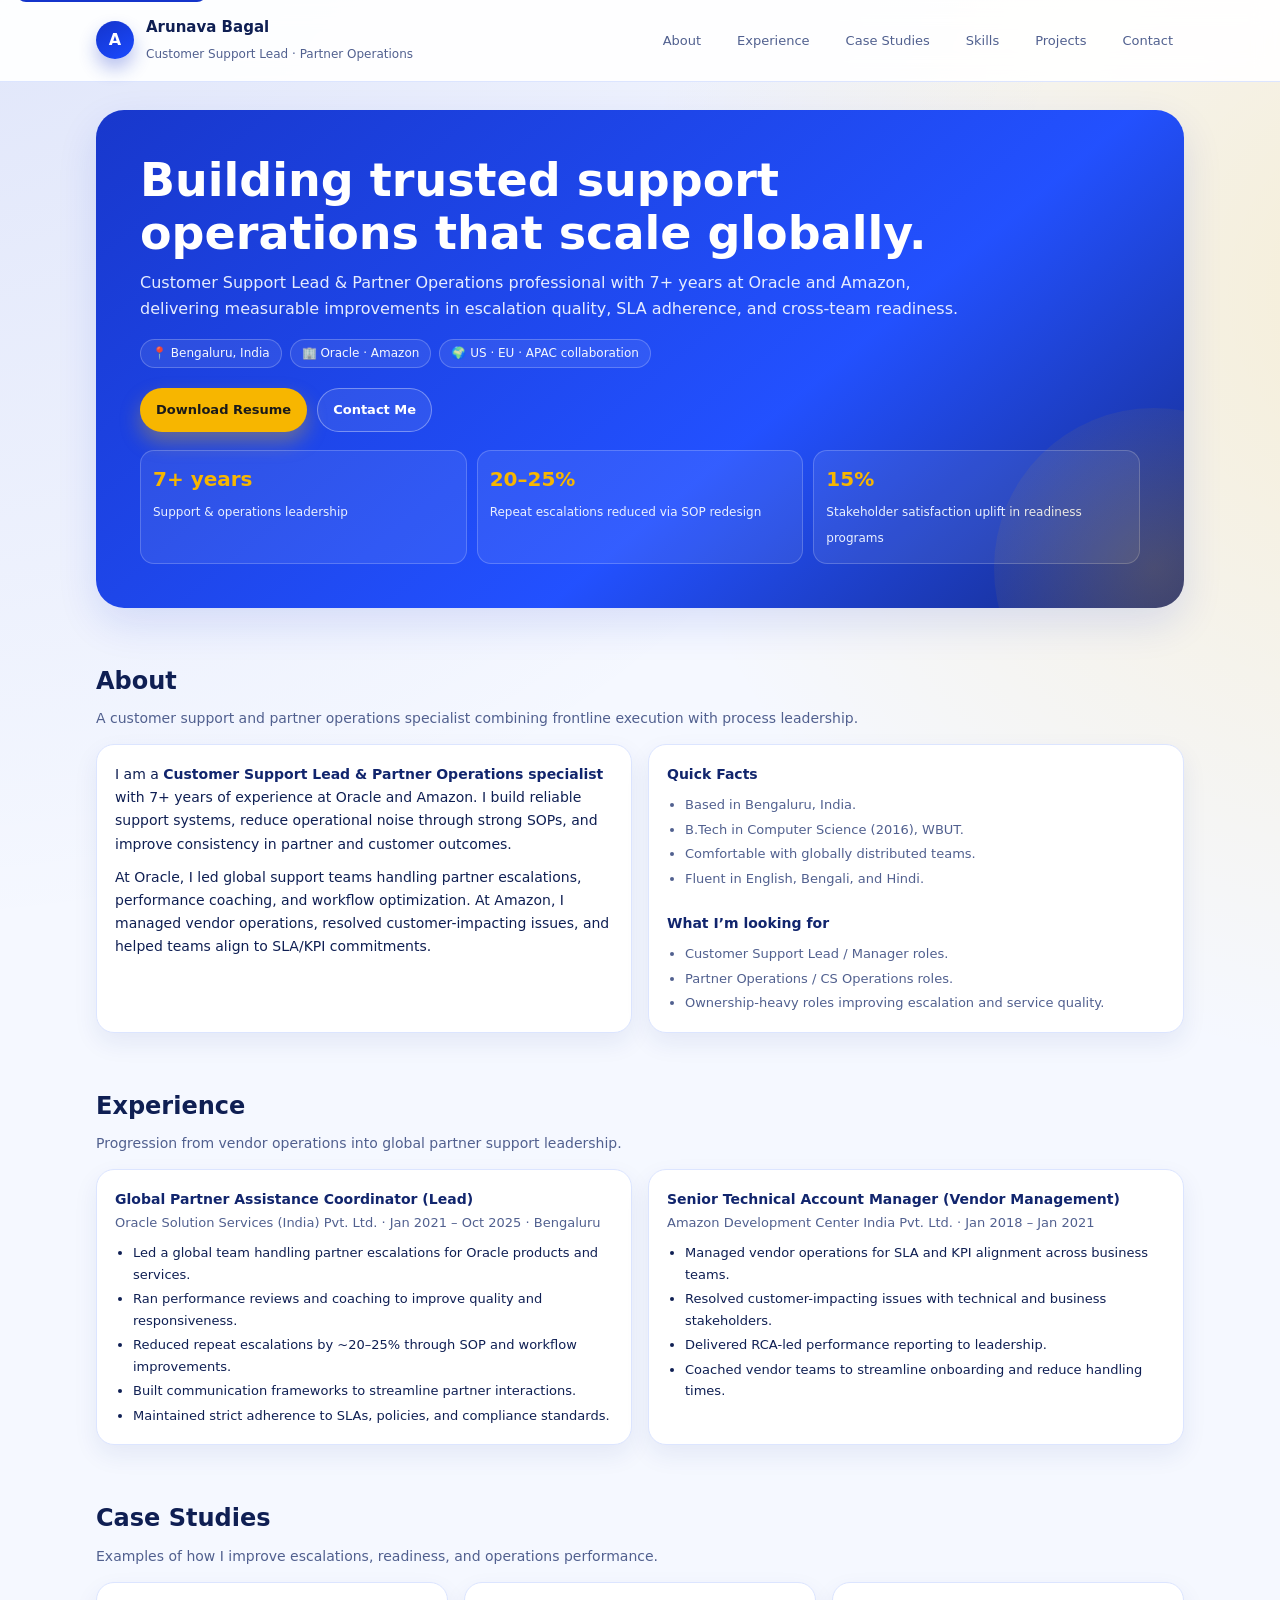
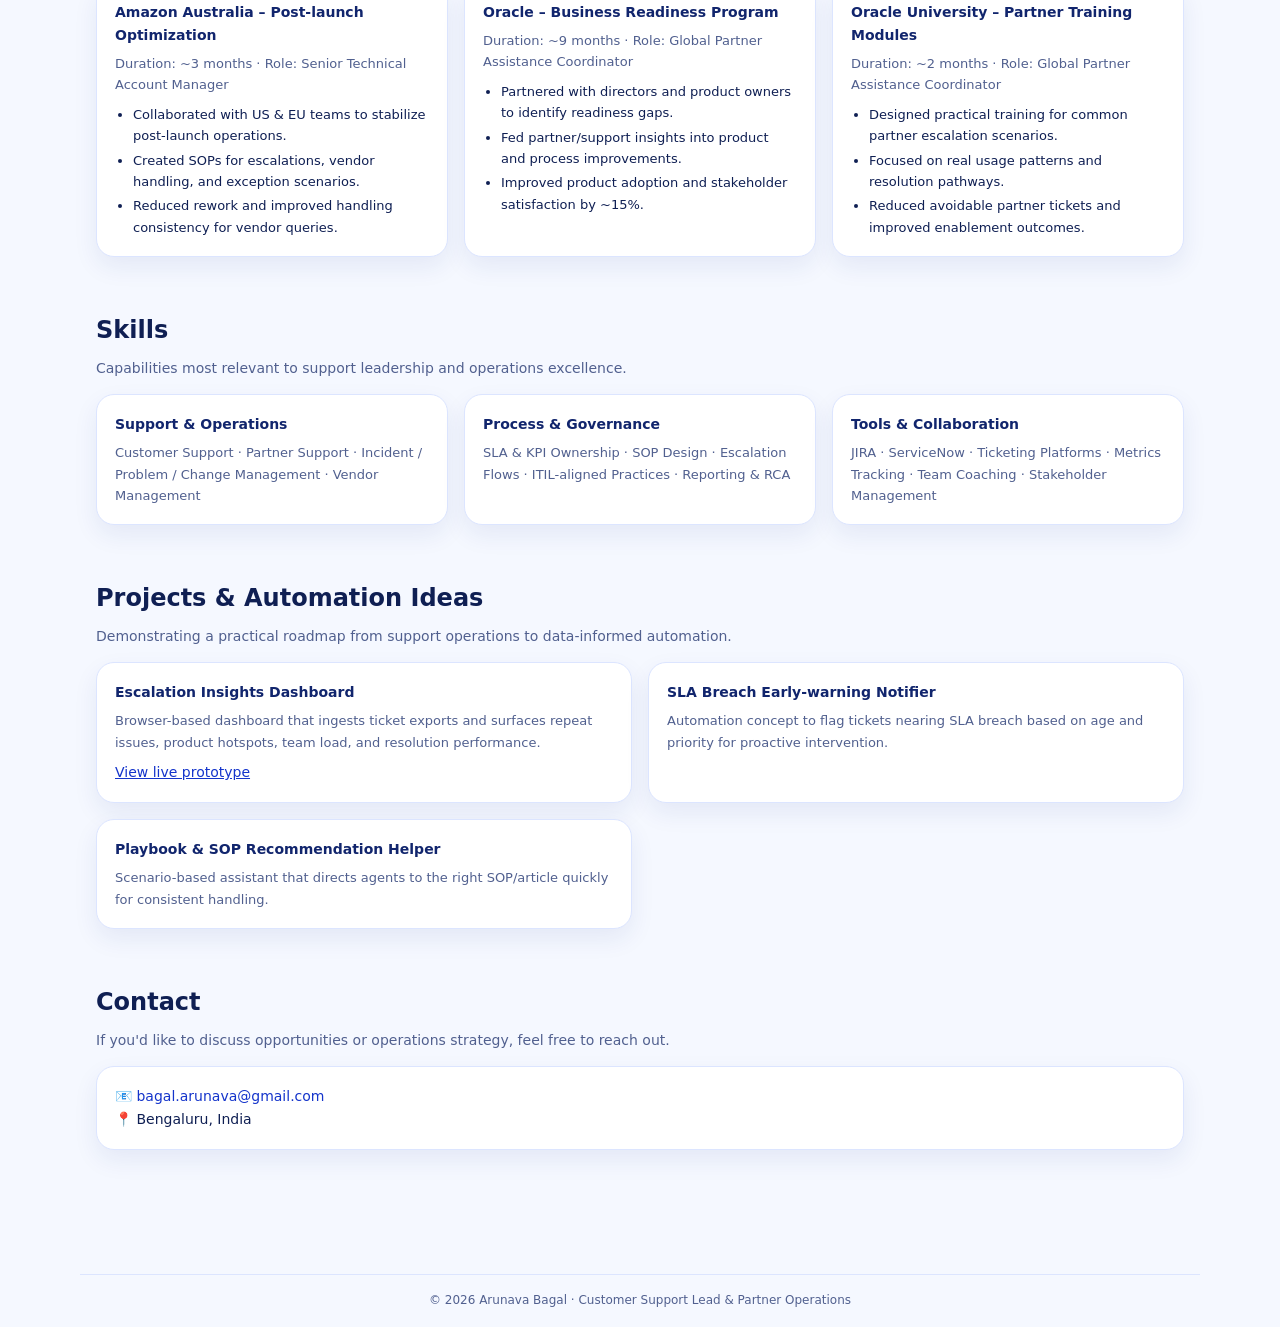
<file: index.html>
<!DOCTYPE html>
<html lang="en">
<head>
  <meta charset="UTF-8" />
  <title>Arunava Bagal | Customer Support Lead & Partner Operations</title>
  <meta name="viewport" content="width=device-width, initial-scale=1" />
  <meta name="description" content="Arunava Bagal's portfolio — Customer Support Lead and Partner Operations specialist focused on escalations, SLA governance, and operational excellence." />
  <meta name="theme-color" content="#1434cb" />

  <style>
    :root {
      --visa-blue: #1434cb;
      --visa-blue-2: #1a4aff;
      --visa-gold: #f7b600;
      --bg: #f5f8ff;
      --surface: #ffffff;
      --surface-alt: #eef3ff;
      --text: #0f1f53;
      --muted: #51608f;
      --border: #dce5ff;
      --radius: 18px;
      --shadow: 0 16px 40px rgba(20, 52, 203, 0.12);
      --max: 1120px;
    }

    * { box-sizing: border-box; margin: 0; padding: 0; }

    html { scroll-behavior: smooth; }

    body {
      font-family: Inter, system-ui, -apple-system, "Segoe UI", sans-serif;
      color: var(--text);
      background:
        radial-gradient(circle at -8% -10%, rgba(20, 52, 203, 0.12) 0%, rgba(20, 52, 203, 0) 35%),
        radial-gradient(circle at 110% 10%, rgba(247, 182, 0, 0.16) 0%, rgba(247, 182, 0, 0) 26%),
        var(--bg);
      line-height: 1.65;
      padding-top: 88px;
    }

    a { color: inherit; text-decoration: none; }

    .skip-link {
      position: absolute;
      left: 16px;
      top: -40px;
      z-index: 10000;
      background: var(--visa-blue);
      color: #fff;
      border-radius: 10px;
      padding: 8px 12px;
    }

    .skip-link:focus { top: 14px; }

    :focus-visible {
      outline: 3px solid rgba(20, 52, 203, 0.55);
      outline-offset: 2px;
    }

    header {
      position: fixed;
      top: 0;
      left: 0;
      right: 0;
      z-index: 999;
      border-bottom: 1px solid var(--border);
      backdrop-filter: blur(12px);
      background: rgba(255, 255, 255, 0.93);
    }

    .nav {
      max-width: var(--max);
      margin: 0 auto;
      padding: 14px 16px;
      display: flex;
      justify-content: space-between;
      align-items: center;
      gap: 16px;
      flex-wrap: wrap;
    }

    .brand {
      display: flex;
      align-items: center;
      gap: 12px;
    }

    .logo {
      width: 38px;
      height: 38px;
      border-radius: 50%;
      background: linear-gradient(150deg, var(--visa-blue), var(--visa-blue-2));
      color: #fff;
      font-weight: 700;
      display: grid;
      place-items: center;
      box-shadow: 0 10px 18px rgba(20, 52, 203, 0.3);
    }

    .brand strong { font-size: 15px; }
    .brand small { color: var(--muted); font-size: 12px; }

    .nav-links {
      display: flex;
      gap: 14px;
      flex-wrap: wrap;
      font-size: 13px;
      color: var(--muted);
    }

    .nav-link {
      padding: 6px 10px;
      border-radius: 999px;
      border: 1px solid transparent;
      transition: all .15s ease;
    }

    .nav-link:hover,
    .nav-link.active {
      color: var(--visa-blue);
      border-color: rgba(20, 52, 203, 0.22);
      background: rgba(20, 52, 203, 0.08);
      font-weight: 600;
    }

    main {
      max-width: var(--max);
      margin: 0 auto;
      padding: 22px 16px 70px;
    }

    section {
      margin-bottom: 54px;
      scroll-margin-top: 110px;
    }

    .hero {
      border-radius: 28px;
      padding: clamp(24px, 5vw, 44px);
      background:
        linear-gradient(140deg, rgba(20, 52, 203, 0.98) 0%, rgba(26, 74, 255, 0.96) 62%, rgba(14, 34, 128, 0.96) 100%);
      color: #fff;
      box-shadow: var(--shadow);
      position: relative;
      overflow: hidden;
    }

    .hero::after {
      content: "";
      position: absolute;
      inset: auto -130px -120px auto;
      width: 320px;
      height: 320px;
      border-radius: 50%;
      background: radial-gradient(circle at center, rgba(247, 182, 0, 0.22), rgba(247, 182, 0, 0));
      pointer-events: none;
    }

    .hero h1 {
      font-size: clamp(30px, 4vw, 46px);
      line-height: 1.15;
      margin-bottom: 10px;
      max-width: 820px;
    }

    .hero .lead {
      font-size: 16px;
      color: #e5ecff;
      max-width: 820px;
      margin-bottom: 16px;
    }

    .badge-row {
      display: flex;
      gap: 8px;
      flex-wrap: wrap;
      margin-bottom: 20px;
      color: #f5f8ff;
      font-size: 12px;
    }

    .badge {
      padding: 4px 11px;
      border-radius: 999px;
      border: 1px solid rgba(255, 255, 255, 0.22);
      background: rgba(255, 255, 255, 0.08);
    }

    .cta-row {
      display: flex;
      gap: 10px;
      flex-wrap: wrap;
      margin-bottom: 18px;
    }

    .btn {
      display: inline-flex;
      align-items: center;
      justify-content: center;
      padding: 10px 15px;
      border-radius: 999px;
      font-size: 13px;
      font-weight: 600;
      border: 1px solid transparent;
      transition: transform .12s ease, box-shadow .12s ease;
    }

    .btn-primary {
      background: var(--visa-gold);
      color: #1a1a1a;
      box-shadow: 0 10px 20px rgba(247, 182, 0, 0.34);
    }

    .btn-secondary {
      color: #fff;
      border-color: rgba(255, 255, 255, 0.35);
      background: rgba(255, 255, 255, 0.08);
    }

    .btn:hover { transform: translateY(-1px); }

    .highlights {
      margin-top: 16px;
      display: grid;
      grid-template-columns: repeat(3, minmax(0, 1fr));
      gap: 10px;
    }

    .highlight {
      border: 1px solid rgba(255, 255, 255, 0.2);
      border-radius: 14px;
      background: rgba(255, 255, 255, 0.08);
      padding: 12px;
    }

    .highlight strong {
      display: block;
      color: var(--visa-gold);
      font-size: 20px;
      margin-bottom: 2px;
    }

    .highlight span { font-size: 12px; color: #eaf0ff; }

    .section-head { margin-bottom: 14px; }
    .section-head h2 { font-size: 24px; margin-bottom: 6px; }
    .section-head p { color: var(--muted); font-size: 14px; }

    .grid-2, .grid-3 {
      display: grid;
      gap: 16px;
    }

    .grid-2 { grid-template-columns: repeat(2, minmax(0, 1fr)); }
    .grid-3 { grid-template-columns: repeat(3, minmax(0, 1fr)); }

    .card {
      background: var(--surface);
      border: 1px solid var(--border);
      border-radius: var(--radius);
      padding: 18px;
      box-shadow: 0 10px 24px rgba(22, 50, 146, 0.08);
      font-size: 14px;
    }

    .card h3,
    .card strong {
      color: #11256d;
    }

    .card ul {
      margin-top: 8px;
      padding-left: 18px;
      display: grid;
      gap: 3px;
      font-size: 13px;
    }

    .muted { color: var(--muted); font-size: 13px; }

    .pill {
      display: inline-block;
      margin-top: 7px;
      margin-right: 6px;
      padding: 3px 9px;
      border-radius: 999px;
      font-size: 11px;
      border: 1px solid var(--border);
      background: var(--surface-alt);
      color: #2a3e85;
    }

    footer {
      max-width: var(--max);
      margin: 0 auto;
      border-top: 1px solid var(--border);
      color: var(--muted);
      font-size: 12px;
      padding: 16px;
      text-align: center;
    }

    @media (max-width: 960px) {
      .grid-2,
      .grid-3,
      .highlights {
        grid-template-columns: minmax(0, 1fr);
      }

      body { padding-top: 98px; }
    }

    @media (prefers-reduced-motion: reduce) {
      html { scroll-behavior: auto; }
      * { transition: none !important; animation: none !important; }
    }
  </style>
</head>
<body>
  <a href="#main-content" class="skip-link">Skip to main content</a>

  <header>
    <nav class="nav" aria-label="Primary">
      <div class="brand">
        <div class="logo">A</div>
        <div>
          <strong>Arunava Bagal</strong><br />
          <small>Customer Support Lead · Partner Operations</small>
        </div>
      </div>
      <div class="nav-links">
        <a href="#about" class="nav-link">About</a>
        <a href="#experience" class="nav-link">Experience</a>
        <a href="#case-studies" class="nav-link">Case Studies</a>
        <a href="#skills" class="nav-link">Skills</a>
        <a href="#projects" class="nav-link">Projects</a>
        <a href="#contact" class="nav-link">Contact</a>
      </div>
    </nav>
  </header>

  <main id="main-content">
    <section class="hero" id="top">
      <h1>Building trusted support operations that scale globally.</h1>
      <p class="lead">
        Customer Support Lead & Partner Operations professional with 7+ years at Oracle and Amazon,
        delivering measurable improvements in escalation quality, SLA adherence, and cross-team readiness.
      </p>

      <div class="badge-row">
        <span class="badge">📍 Bengaluru, India</span>
        <span class="badge">🏢 Oracle · Amazon</span>
        <span class="badge">🌍 US · EU · APAC collaboration</span>
      </div>

      <div class="cta-row">
        <a class="btn btn-primary" href="Arunava_Bagal_2025.pdf" target="_blank" rel="noopener">Download Resume</a>
        <a class="btn btn-secondary" href="#contact">Contact Me</a>
      </div>

      <div class="highlights" aria-label="Career highlights">
        <div class="highlight"><strong>7+ years</strong><span>Support & operations leadership</span></div>
        <div class="highlight"><strong>20–25%</strong><span>Repeat escalations reduced via SOP redesign</span></div>
        <div class="highlight"><strong>15%</strong><span>Stakeholder satisfaction uplift in readiness programs</span></div>
      </div>
    </section>

    <section id="about">
      <div class="section-head">
        <h2>About</h2>
        <p>A customer support and partner operations specialist combining frontline execution with process leadership.</p>
      </div>
      <div class="grid-2">
        <article class="card">
          <p>
            I am a <strong>Customer Support Lead & Partner Operations specialist</strong> with 7+ years of experience at
            Oracle and Amazon. I build reliable support systems, reduce operational noise through strong SOPs,
            and improve consistency in partner and customer outcomes.
          </p>
          <p style="margin-top: 10px;">
            At Oracle, I led global support teams handling partner escalations, performance coaching, and workflow optimization.
            At Amazon, I managed vendor operations, resolved customer-impacting issues, and helped teams align to SLA/KPI commitments.
          </p>
        </article>
        <article class="card">
          <strong>Quick Facts</strong>
          <ul class="muted">
            <li>Based in Bengaluru, India.</li>
            <li>B.Tech in Computer Science (2016), WBUT.</li>
            <li>Comfortable with globally distributed teams.</li>
            <li>Fluent in English, Bengali, and Hindi.</li>
          </ul>
          <br />
          <strong>What I’m looking for</strong>
          <ul class="muted">
            <li>Customer Support Lead / Manager roles.</li>
            <li>Partner Operations / CS Operations roles.</li>
            <li>Ownership-heavy roles improving escalation and service quality.</li>
          </ul>
        </article>
      </div>
    </section>

    <section id="experience">
      <div class="section-head">
        <h2>Experience</h2>
        <p>Progression from vendor operations into global partner support leadership.</p>
      </div>
      <div class="grid-2">
        <article class="card">
          <strong>Global Partner Assistance Coordinator (Lead)</strong><br />
          <span class="muted">Oracle Solution Services (India) Pvt. Ltd. · Jan 2021 – Oct 2025 · Bengaluru</span>
          <ul>
            <li>Led a global team handling partner escalations for Oracle products and services.</li>
            <li>Ran performance reviews and coaching to improve quality and responsiveness.</li>
            <li>Reduced repeat escalations by ~20–25% through SOP and workflow improvements.</li>
            <li>Built communication frameworks to streamline partner interactions.</li>
            <li>Maintained strict adherence to SLAs, policies, and compliance standards.</li>
          </ul>
        </article>
        <article class="card">
          <strong>Senior Technical Account Manager (Vendor Management)</strong><br />
          <span class="muted">Amazon Development Center India Pvt. Ltd. · Jan 2018 – Jan 2021</span>
          <ul>
            <li>Managed vendor operations for SLA and KPI alignment across business teams.</li>
            <li>Resolved customer-impacting issues with technical and business stakeholders.</li>
            <li>Delivered RCA-led performance reporting to leadership.</li>
            <li>Coached vendor teams to streamline onboarding and reduce handling times.</li>
          </ul>
        </article>
      </div>
    </section>

    <section id="case-studies">
      <div class="section-head">
        <h2>Case Studies</h2>
        <p>Examples of how I improve escalations, readiness, and operations performance.</p>
      </div>
      <div class="grid-3">
        <article class="card">
          <strong>Amazon Australia – Post-launch Optimization</strong>
          <p class="muted" style="margin-top:6px;">Duration: ~3 months · Role: Senior Technical Account Manager</p>
          <ul>
            <li>Collaborated with US & EU teams to stabilize post-launch operations.</li>
            <li>Created SOPs for escalations, vendor handling, and exception scenarios.</li>
            <li>Reduced rework and improved handling consistency for vendor queries.</li>
          </ul>
        </article>
        <article class="card">
          <strong>Oracle – Business Readiness Program</strong>
          <p class="muted" style="margin-top:6px;">Duration: ~9 months · Role: Global Partner Assistance Coordinator</p>
          <ul>
            <li>Partnered with directors and product owners to identify readiness gaps.</li>
            <li>Fed partner/support insights into product and process improvements.</li>
            <li>Improved product adoption and stakeholder satisfaction by ~15%.</li>
          </ul>
        </article>
        <article class="card">
          <strong>Oracle University – Partner Training Modules</strong>
          <p class="muted" style="margin-top:6px;">Duration: ~2 months · Role: Global Partner Assistance Coordinator</p>
          <ul>
            <li>Designed practical training for common partner escalation scenarios.</li>
            <li>Focused on real usage patterns and resolution pathways.</li>
            <li>Reduced avoidable partner tickets and improved enablement outcomes.</li>
          </ul>
        </article>
      </div>
    </section>

    <section id="skills">
      <div class="section-head">
        <h2>Skills</h2>
        <p>Capabilities most relevant to support leadership and operations excellence.</p>
      </div>
      <div class="grid-3">
        <article class="card">
          <strong>Support & Operations</strong>
          <p class="muted" style="margin-top:6px;">Customer Support · Partner Support · Incident / Problem / Change Management · Vendor Management</p>
        </article>
        <article class="card">
          <strong>Process & Governance</strong>
          <p class="muted" style="margin-top:6px;">SLA & KPI Ownership · SOP Design · Escalation Flows · ITIL-aligned Practices · Reporting & RCA</p>
        </article>
        <article class="card">
          <strong>Tools & Collaboration</strong>
          <p class="muted" style="margin-top:6px;">JIRA · ServiceNow · Ticketing Platforms · Metrics Tracking · Team Coaching · Stakeholder Management</p>
        </article>
      </div>
    </section>

    <section id="projects">
      <div class="section-head">
        <h2>Projects & Automation Ideas</h2>
        <p>Demonstrating a practical roadmap from support operations to data-informed automation.</p>
      </div>
      <div class="grid-2">
        <article class="card">
          <strong>Escalation Insights Dashboard</strong>
          <p class="muted" style="margin-top:6px;">
            Browser-based dashboard that ingests ticket exports and surfaces repeat issues,
            product hotspots, team load, and resolution performance.
          </p>
          <a href="projects/escalation-dashboard.html" target="_blank" style="text-decoration: underline; margin-top: 8px; display: inline-block; color: var(--visa-blue);">View live prototype</a>
        </article>
        <article class="card">
          <strong>SLA Breach Early-warning Notifier</strong>
          <p class="muted" style="margin-top:6px;">Automation concept to flag tickets nearing SLA breach based on age and priority for proactive intervention.</p>
        </article>
        <article class="card">
          <strong>Playbook & SOP Recommendation Helper</strong>
          <p class="muted" style="margin-top:6px;">Scenario-based assistant that directs agents to the right SOP/article quickly for consistent handling.</p>
        </article>
      </div>
    </section>

    <section id="contact">
      <div class="section-head">
        <h2 id="contact-heading">Contact</h2>
        <p>If you'd like to discuss opportunities or operations strategy, feel free to reach out.</p>
      </div>
      <article class="card" aria-labelledby="contact-heading">
        <p>
          📧 <a href="mailto:bagal.arunava@gmail.com" style="color: var(--visa-blue);">bagal.arunava@gmail.com</a><br />
          📍 Bengaluru, India
        </p>
      </article>
    </section>
  </main>

  <footer>
    © <span id="year"></span> Arunava Bagal · Customer Support Lead & Partner Operations
  </footer>

  <script>
    document.getElementById("year").textContent = new Date().getFullYear();

    const navLinks = Array.from(document.querySelectorAll(".nav-link"));
    const sections = Array.from(document.querySelectorAll("main section[id]"));

    function setActiveLinkById(id) {
      navLinks.forEach(link => {
        const targetId = (link.getAttribute("href") || "").replace("#", "");
        const active = targetId === id;
        link.classList.toggle("active", active);
        if (active) {
          link.setAttribute("aria-current", "page");
        } else {
          link.removeAttribute("aria-current");
        }
      });
    }

    const observer = new IntersectionObserver(
      entries => {
        entries.forEach(entry => {
          if (entry.isIntersecting && entry.target.id) {
            setActiveLinkById(entry.target.id);
          }
        });
      },
      { threshold: 0.35, rootMargin: "-20% 0px -45% 0px" }
    );

    sections.forEach(section => observer.observe(section));

    if (window.location.hash) {
      setActiveLinkById(window.location.hash.replace("#", ""));
    } else {
      setActiveLinkById("about");
    }
  </script>
</body>
</html>
</file>
